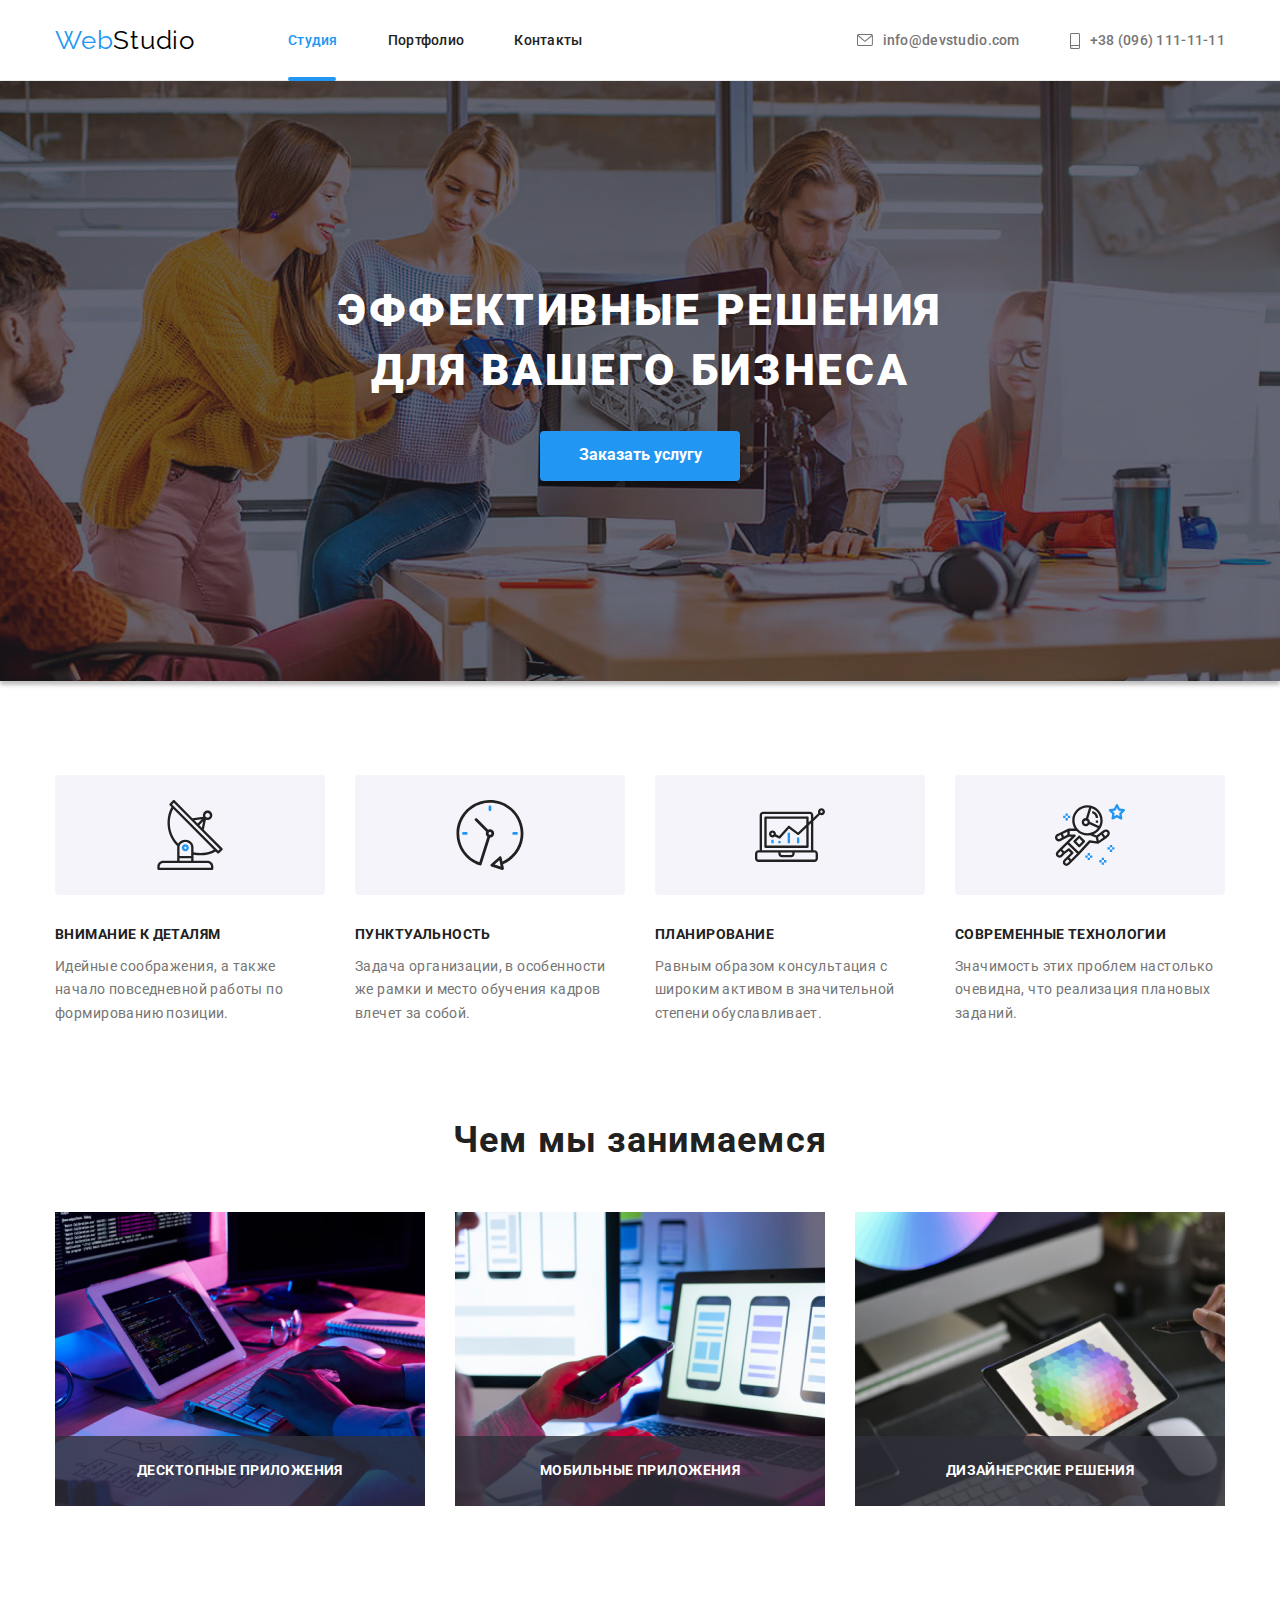
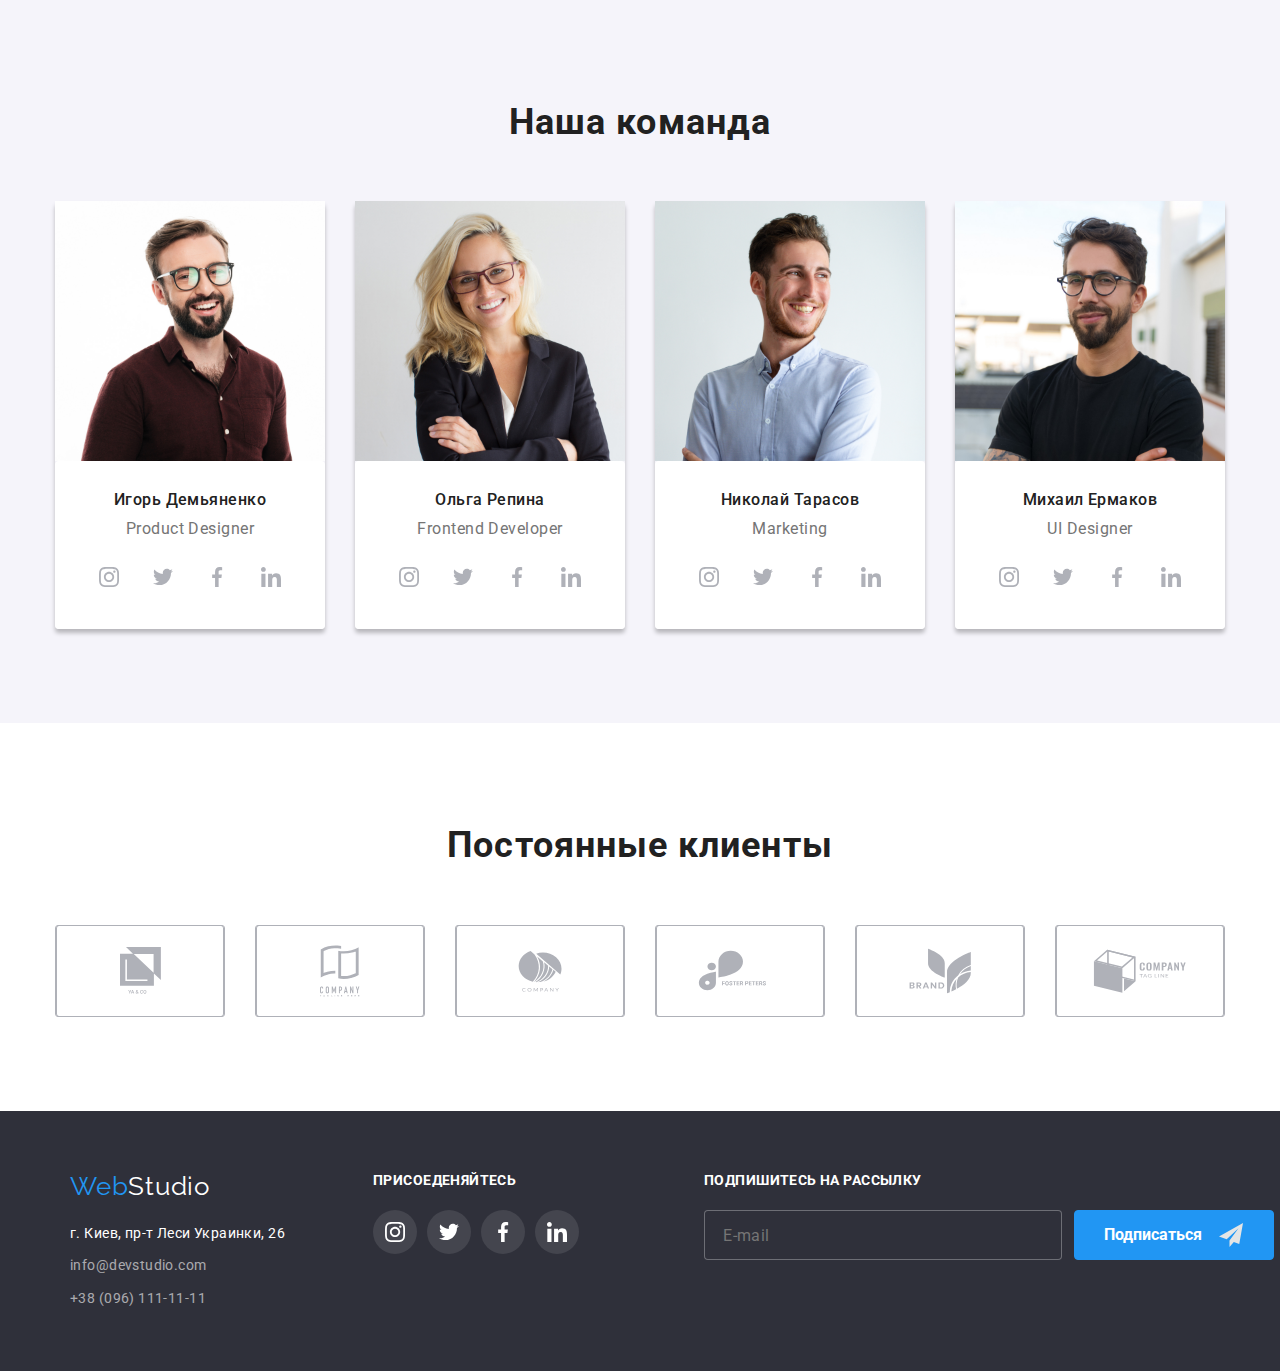
<file: index.html>
﻿<!DOCTYPE html>
<html lang="ru">
<head>
    <meta charset="UTF-8">
    <meta http-equiv="X-UA-Compatible" content="IE=edge">
    <meta name="viewport" content="width=device-width, initial-scale=1.0">
    <title>Web Studio</title >
    <link href="https://fonts.googleapis.com/css2?family=Raleway:wght@700&family=Roboto:wght@400;500;700;900&display=swap" rel="stylesheet">
    <link href="https://cdnjs.cloudflare.com/ajax/libs/modern-normalize/1.1.0/modern-normalize.min.css" rel="stylesheet">
    
    <link rel="stylesheet" href="css/styles.css">
</head>
<body> 
    <header class="header" >
        <div class="container_header" >
            
                                <!--navigation -->
        <nav class="navigation">
                <a href="index.html" class="logo"> <span class="logocolor">Web</span>Studio</a>
                <ul class="site-nav">
                    <li class="site-nav_li_stud" > <a href="index.html" class="link_stud">Студия</a>
                    </li>
                    <li class="site-nav_li"> <a href="portfolio.html" class="link">Портфолио</a></li>
                    <li class="site-nav_li"> <a href="" class="link">Контакты</a></li>
                </ul>
        
                                <!--mail,phone -->
                                <ul class="connections">
                                    <li class="connections_li_mail" >
                                        <a href="mailto:info@devstudio.com" class="connect" >
                                            <svg class="connections_li_mail_c"  width="16" height="12" >
                                                <use href="./images/symbol-defs.svg#icon-envelope-hover"></use>          
                                              </svg>
                                              info@devstudio.com</a></li>
                                    <li class="connections_li_mail">
                                        <a href="tel:+380961111111" class="connect">
                                            <svg class="connections_li_mail_c"  width="10" height="16" >
                                                <use href="./images/symbol-defs.svg#icon-smartphone"></use>          
                                              </svg>
                                            +38 (096) 111-11-11</a></li>
                                </ul>
        </nav>
</div>
    </header>
                                    <!--main -->
    <main >
                                <!--banner and button -->                   
            <section class="sec_bann" >
                <div class="container_sec_bann">
                    <h1 class="tagline">ЭФФЕКТИВНЫЕ РЕШЕНИЯ<br> ДЛЯ ВАШЕГО БИЗНЕСА </h1>
                <div class="tagline_but" >
                    <button type="button" class="but_order" data-modal-open>Заказать услугу</button>
                 </div>
                </div>
                                     <!--modal --> 
                <div class="backdrop is_hidden" data-modal>
                    <div class="modal_win"> 
                        <p class="modal_win_h2" >Оставьте свои данные, мы вам перезвоним</p>
                            <form class="modal_win_form" >        
                                <label class="modal_win_form_labl" > Имя 
                                    <input type="text" name="name" class="modal_win_form_inp" required >    
                                    <svg  class="modal_win_form_inp_spa" >
                                        <use href="./images/symbol-defs.svg#icon-person-black-18dp-1"></use>          
                                      </svg>                    
                                </label> 
                                    <label class="modal_win_form_labl"> Телефон
                                        <input type="tel" name="tel" class="modal_win_form_inp" pattern="[0-9]{10}" title="0670000000" required >
                                        <svg  class="modal_win_form_inp_spa" >
                                            <use href="./images/symbol-defs.svg#icon-phone-black-18dp-1"></use>          
                                          </svg>
                                    </label>
                                    <label class="modal_win_form_labl"> Почта
                                        <input type="email"  name="mail" class="modal_win_form_inp" required >
                                        <svg  class="modal_win_form_inp_spa" >
                                            <use href="./images/symbol-defs.svg#icon-email-black-18dp-1"></use>          
                                          </svg>
                                        </label>
                                        <label class="modal_win_form_labl"> Комментарий 
                                            <textarea name="comment" class="modal_win_form_com" placeholder="Введите текст" ></textarea>
                                        </label>
                                <input type="checkbox" name="checkbox" class="modal_win_form_checkbox" id="form_check_box" required >
                                <label for="form_check_box" class="modal_win_form_check"> <span class="modal_win_form_check_text" > Соглашаюсь с рассылкой и принимаю &nbsp;</span><a href="">Условия договора</a></label>
                         <button type="submit" class="modal_win_submit" >Отправить </button>
                        </form>
                                     <button type="button" class="modal_close" data-modal-close>
                                    <svg width="30" height="30" >
                                     <use href="./images/symbol-defs.svg#icon-close-black-18dp-2-1"></use>          
                                 </svg>  
                            </button>
                         </div>
                         
                </div>
            </section>
        
                                <!--advantages -->                       
        <section class="section_advant" >
            <div class="container"> 
              <ul class="lis_advant" >
                <li class="lis_advant_li">
                    <div class="lis_advant_li_antenna" >
                        <svg  width="70" height="70" >
                        <use href="./images/symbol-defs1.svg#icon-antenna-1"></use>          
                      </svg> </div>
                    <h3 class="head_advantage" > ВНИМАНИЕ К ДЕТАЛЯМ</h3>
                    <p class="advantage" >Идейные соображения, а также начало повседневной работы по формированию позиции.</p>
                </li>
                <li class="lis_advant_li">
                    <div class="lis_advant_li_antenna" >
                        <svg  width="70" height="70" >
                        <use href="./images/symbol-defs1.svg#icon-clock-1"></use>          
                      </svg> </div>
                    <h3 class="head_advantage">ПУНКТУАЛЬНОСТЬ</h3>
                    <p class="advantage" >Задача организации, в особенности же рамки и место обучения кадров влечет за собой.</p>
                </li>
                <li class="lis_advant_li">
                    <div class="lis_advant_li_antenna" >
                        <svg  width="70" height="70" >
                        <use href="./images/symbol-defs1.svg#icon-diagram-1"></use>          
                      </svg> </div>
                    <h3 class="head_advantage">ПЛАНИРОВАНИЕ</h3>
                    <p class="advantage">Равным образом консультация с широким активом в значительной степени обуславливает.</p>
                </li>
                <li class="lis_advant_li">
                    <div class="lis_advant_li_antenna" >
                        <svg  width="70" height="70" >
                        <use href="./images/symbol-defs1.svg#icon-astronaut-1"></use>          
                      </svg> </div>
                    <h3 class="head_advantage">СОВРЕМЕННЫЕ ТЕХНОЛОГИИ</h3>
                    <p class="advantage">Значимость этих проблем настолько очевидна, что реализация плановых заданий.</p>
                </li>
              </ul>
            </div>
         </section>
        
                                <!--What are we doing -->
            <section class="what_are_we_doing" >
                <div class="container">
                   <h2 class="we_doing" >Чем мы занимаемся</h2>
                     <ul class="lis">
                        <li class="we_doing_li" > <img src="./images/box1.jpg" alt="человек печатает на клавиатуре" width="370">
                                <h3 class="we_doing_li_signat" > ДЕСКТОПНЫЕ ПРИЛОЖЕНИЯ </h3>
                        </li>
                        <li class="we_doing_li"> <img src="./images/box2.jpg" alt="человек возле компьютера с телефоном" width="370">
                                <h3 class="we_doing_li_signat" > МОБИЛЬНЫЕ ПРИЛОЖЕНИЯ </h3>
                        </li>
                        <li class="we_doing_li"> <img src="./images/box3.jpg" alt="человек с планшетом в руках" width="370">
                                <h3 class="we_doing_li_signat" > ДИЗАЙНЕРСКИЕ РЕШЕНИЯ </h3>
                        </li>
                    </ul>
                </div>
             </section>
                                    <!--our team -->
            <section class="our_team_sec" >
                <div class="container">
                  <h2 class="our_team_head" >Наша команда</h2>
                    <ul class="lis" >
                    <li class="our_team_li" > 
                        <img src="./images/team-card-1.jpg" alt="мужчина в очках и бордовой рубашке" width="270">
                        <div class="our_team_names_descrip" >
                        <h3 class="our_team_names" >Игорь Демьяненко</h3>
                        <p class="our_team_descrip">Product Designer</p>
                            <ul class="our_team_social_net">
                                <li class="instgr" > <a href="https://www.instagram.com/" class="inst">
                                    <svg width="20" height="20" >
                                        <use href="./images/symbol-defs.svg#icon-instagram-2"></use>          
                                       </svg>
                                </a> </li>
                                <li class="twitr" > <a href="https://twitter.com/" class="twit">
                                    <svg width="20" height="20" >
                                        <use href="./images/symbol-defs.svg#icon-twitter-1"></use>          
                                       </svg></a> </li>
                                <li class="facebo" > <a href="https://www.facebook.com/" class="face">
                                    <svg width="20" height="20" >
                                        <use href="./images/symbol-defs.svg#icon-facebook-1"></use>          
                                       </svg></a> </li>
                                <li class="linind" > <a href="https://www.linkedin.com/" class="linin">
                                    <svg width="20" height="20" >
                                        <use href="./images/symbol-defs.svg#icon-linkedin-1"></use>          
                                       </svg></a> </li>
                            </ul >
                        </div >
                    </li>
                    <li class="our_team_li">
                        <img src="./images/team-card-2.jpg" alt="женщина в черном пиджаке" width="270">
                        <div class="our_team_names_descrip" >
                            <h3 class="our_team_names">Ольга Репина</h3>  
                            <p class="our_team_descrip" >Frontend Developer</p>
                            <ul class="our_team_social_net">
                                <li class="instgr" > <a href="https://www.instagram.com/" class="inst">
                                    <svg width="20" height="20" >
                                        <use href="./images/symbol-defs.svg#icon-instagram-2"></use>          
                                       </svg>
                                </a> </li>
                                <li class="twitr" > <a href="https://twitter.com/" class="twit">
                                    <svg width="20" height="20" >
                                        <use href="./images/symbol-defs.svg#icon-twitter-1"></use>          
                                       </svg></a> </li>
                                <li class="facebo" > <a href="https://www.facebook.com/" class="face">
                                    <svg width="20" height="20" >
                                        <use href="./images/symbol-defs.svg#icon-facebook-1"></use>          
                                       </svg></a> </li>
                                <li class="linind" > <a href="https://www.linkedin.com/" class="linin">
                                    <svg width="20" height="20" >
                                        <use href="./images/symbol-defs.svg#icon-linkedin-1"></use>          
                                       </svg></a> </li>
                            </ul >
                       </div>
                    </li>
                    <li class="our_team_li">
                        <img src="./images/team-card-3.jpg" alt="мужчина в голубой рубашке" width="270">
                        <div class="our_team_names_descrip" >
                            <h3 class="our_team_names">Николай Тарасов</h3> 
                             <p class="our_team_descrip" >Marketing</p>
                             <ul class="our_team_social_net">
                                <li class="instgr" > <a href="https://www.instagram.com/" class="inst">
                                    <svg width="20" height="20" >
                                        <use href="./images/symbol-defs.svg#icon-instagram-2"></use>          
                                       </svg>
                                </a> </li>
                                <li class="twitr" > <a href="https://twitter.com/" class="twit">
                                    <svg width="20" height="20" >
                                        <use href="./images/symbol-defs.svg#icon-twitter-1"></use>          
                                       </svg></a> </li>
                                <li class="facebo" > <a href="https://www.facebook.com/" class="face">
                                    <svg width="20" height="20" >
                                        <use href="./images/symbol-defs.svg#icon-facebook-1"></use>          
                                       </svg></a> </li>
                                <li class="linind" > <a href="https://www.linkedin.com/" class="linin">
                                    <svg width="20" height="20" >
                                        <use href="./images/symbol-defs.svg#icon-linkedin-1"></use>          
                                       </svg></a> </li>
                            </ul >
                        </div>
                    </li>
                    <li class="our_team_li">
                        <img src="./images/team-card-4.jpg" alt="мужчина в очках и черной футболке" width="270">
                        <div class="our_team_names_descrip" >
                            <h3 class="our_team_names">Михаил Ермаков</h3> 
                            <p class="our_team_descrip">UI Designer</p>
                            <ul class="our_team_social_net">
                                <li class="instgr" > <a href="https://www.instagram.com/" class="inst">
                                    <svg width="20" height="20" >
                                        <use href="./images/symbol-defs.svg#icon-instagram-2"></use>          
                                       </svg>
                                </a> </li>
                                <li class="twitr" > <a href="https://twitter.com/" class="twit">
                                    <svg width="20" height="20" >
                                        <use href="./images/symbol-defs.svg#icon-twitter-1"></use>          
                                       </svg></a> </li>
                                <li class="facebo" > <a href="https://www.facebook.com/" class="face">
                                    <svg width="20" height="20" >
                                        <use href="./images/symbol-defs.svg#icon-facebook-1"></use>          
                                       </svg></a> </li>
                                <li class="linind" > <a href="https://www.linkedin.com/" class="linin">
                                    <svg width="20" height="20" >
                                        <use href="./images/symbol-defs.svg#icon-linkedin-1"></use>          
                                       </svg></a> </li>
                            </ul >
                        </div>
                    </li>
                    </ul>
                </div>
        </section>
                                <!--regular clients -->
        <section class="regular_cli" >
            <div class="container">
                <h2 class="our_team_head" >Постоянные клиенты</h2>
                <ul class="our_regular_cli" >
                    <li class="our_regular_cli_li_LogoYa" > <a href="" class="our_regular_cli_li_LogoYa"> 
                        <svg class="LogoYa" width="41" height="47" >
                          <use href="./images/symbol-defs.svg#icon-LogoYa"></use>          
                        </svg>
                    </a>
                    </li>
                    <li class="our_regular_cli_li_LogoYa"> <a href="" class="our_regular_cli_li_LogoYa">
                        <svg class="LogoCompany" width="40" height="52" >
                            <use href="./images/symbol-defs.svg#icon-LogoCompany"></use>          
                          </svg>
                        </a>
                    </li>
                    <li class="our_regular_cli_li_LogoYa"> <a href="" class="our_regular_cli_li_LogoYa">
                        <svg class="LogoCompany1" width="44" height="42" >
                            <use href="./images/symbol-defs.svg#icon-LogoCompany1"></use>          
                          </svg>
                        </a>
                    </li>
                    <li class="our_regular_cli_li_LogoYa"> <a href="" class="our_regular_cli_li_LogoYa">
                        <svg class="LogoFoster" width="85" height="41" >
                            <use href="./images/symbol-defs.svg#icon-LogoFoster"></use>          
                          </svg>
                        </a>
                    </li>
                    <li class="our_regular_cli_li_LogoYa"> <a href="" class="our_regular_cli_li_LogoYa" >
                        <svg class="LogoBrand" width="63" height="46" >
                            <use href="./images/symbol-defs.svg#icon-LogoBrand"></use>          
                          </svg>
                        </a>
                    </li>
                    <li class="our_regular_cli_li_LogoYa"> <a href="" class="our_regular_cli_li_LogoYa">
                        <svg class="LogoTAG" width="94" height="44" >
                            <use href="./images/symbol-defs.svg#icon-LogoTAG"></use>          
                          </svg>
                        </a>
                    </li>
                </ul>
            </div>
        </section>
</main>
                                <!--basement -->
        <footer class="footer" >
            <div class="container">
                <div class="container_foot">
                <div class="footer_elem" >
                <div class="footer_logo" >
                    <a href="index.html" class="logo"> <span class="logocolor">Web</span><span class="logocolor_white">Studio </span></a>
                </div>
            <address class="addres" >
                г. Киев, пр-т Леси Украинки, 26
            </address>
                <ul class="connect_foot_lis" >
                    <li class="foot_lis"><a href="mailto:info@devstudio.com" class="connect_foot" >info@devstudio.com</a></li>
                    <li class="foot_lis"><a href="tel:+380961111111" class="connect_foot" >+38 (096) 111-11-11</a></li>
                </ul>
            </div>
            <div class="footer_logo_soc" >
                <h3 class="footer_headi" > ПРИСОЕДЕНЯЙТЕСЬ</h3>
                <ul class="footer_social_net">
                    <li class="instgr_footer" > <a href="https://www.instagram.com/" class="inst_footer">
                        <svg width="20" height="20" >
                            <use href="./images/symbol-defs.svg#icon-instagram-2"></use>          
                           </svg>
                    </a> </li>
                    <li class="twitr_footer" > <a href="https://twitter.com/" class="twit_footer">
                        <svg width="20" height="20" >
                            <use href="./images/symbol-defs.svg#icon-twitter-1"></use>          
                           </svg></a> </li>
                    <li class="facebo_footer" > <a href="https://www.facebook.com/" class="face_footer">
                        <svg width="20" height="20" >
                            <use href="./images/symbol-defs.svg#icon-facebook-1"></use>          
                           </svg></a> </li>
                    <li class="linind_footer" > <a href="https://www.linkedin.com/" class="linin_footer">
                        <svg width="20" height="20" >
                            <use href="./images/symbol-defs.svg#icon-linkedin-1"></use>          
                           </svg></a> </li>
                </ul >
            </div>
            <div class="footer_send">
                <h3 class="footer_headi" > ПОДПИШИТЕСЬ НА РАССЫЛКУ</h3>
                <ul class="footer_send_form" >
                    <li>
                    <input type="email" class="footer_send_form_mail" name="mail-foot" id="mail" placeholder="E-mail" >
                    <label for="mail"></label></li>
                    <li> 
                        <div class="label_1" >
                        <button type="submit" class="mail_footer_send" > Подписаться </button>
                        <svg class="label_2" width="24" height="24" >
                            <use href="./images/symbol-defs.svg#icon-icon-send"></use>   
                       </div>
                    </li>
                </ul>
            </div>
        </div>
    </div>
        </footer>
        <script src="./js/modal.js"></script>
</body>
</html>
</file>
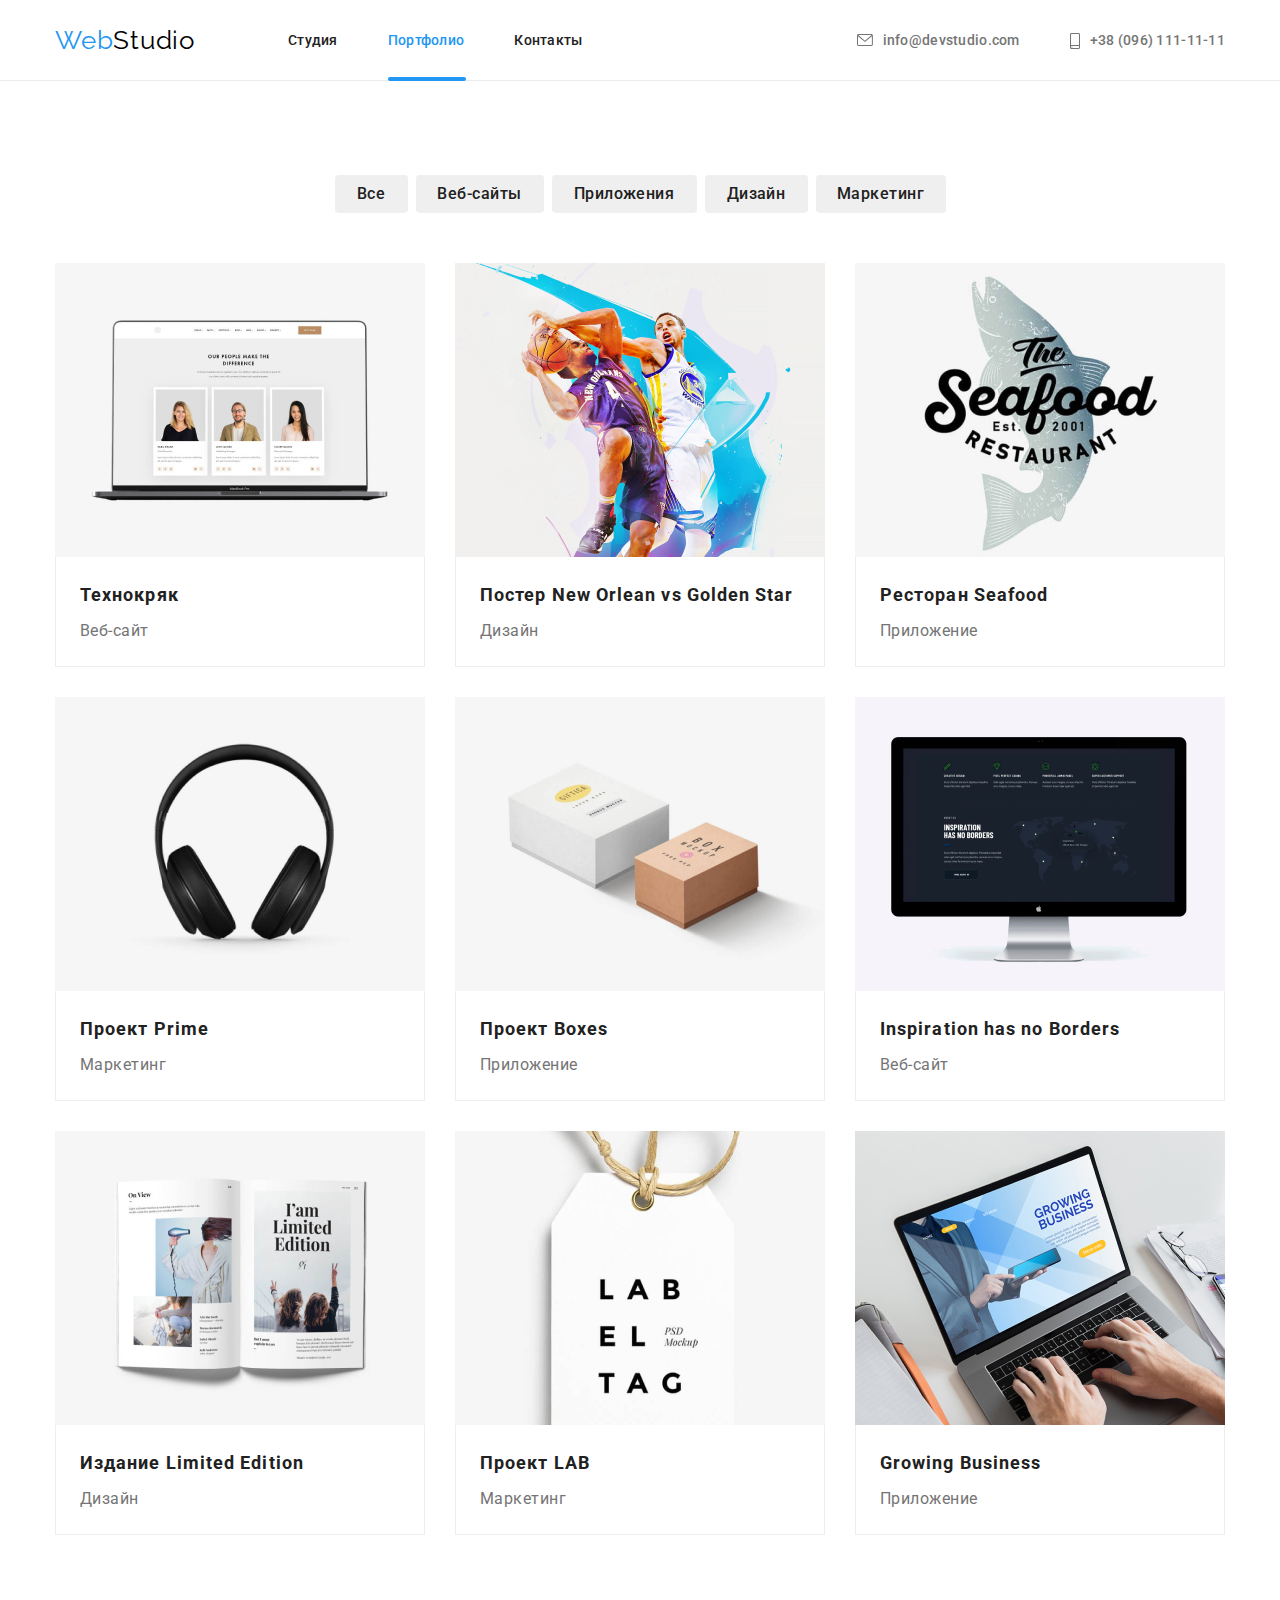
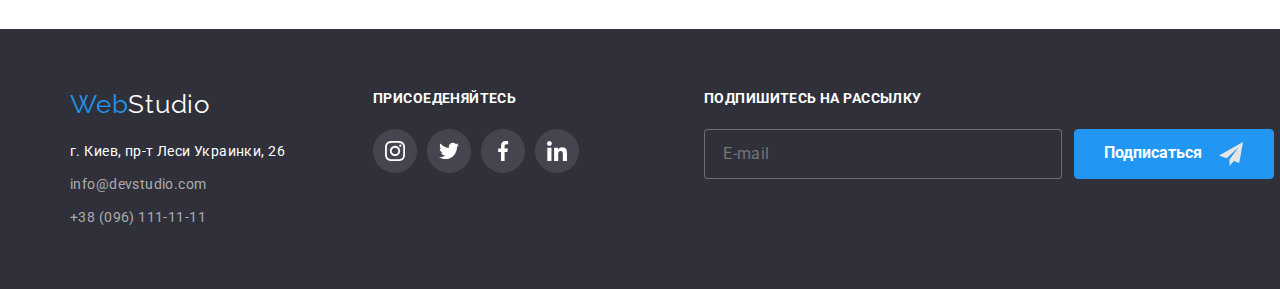
<file: portfolio.html>
﻿<!DOCTYPE html>
<html lang="ru">
<head>
    <meta charset="UTF-8">
    <meta http-equiv="X-UA-Compatible" content="IE=edge">
    <meta name="viewport" content="width=device-width, initial-scale=1.0">
    <title>portfolio</title >
    <link href="https://fonts.googleapis.com/css2?family=Raleway:wght@700&family=Roboto:wght@400;500;700;900&display=swap" rel="stylesheet">
    <link href="https://cdnjs.cloudflare.com/ajax/libs/modern-normalize/1.1.0/modern-normalize.min.css" rel="stylesheet">
    
    <link rel="stylesheet" href="css/styles.css">
</head>
<body>
    <header class="header" >
        <div class="container_header" >
            
                                <!--navigation -->
        <nav class="navigation">
                <a href="index.html" class="logo"> <span class="logocolor">Web</span>Studio</a>
                <ul class="site-nav">
                    <li class="site-nav_li" > <a href="index.html" class="link">Студия</a></li>
                    <li class="site-nav_li_portfol"> <a href="portfolio.html" class="link_stud">Портфолио</a></li>
                    <li class="site-nav_li"> <a href="" class="link">Контакты</a></li>
                </ul>
        
                                <!--mail,phone -->
            <ul class="connections">
                <li class="connections_li_mail" >
                    <a href="mailto:info@devstudio.com" class="connect" >
                        <svg class="connections_li_mail_c"  width="16" height="12" >
                            <use href="./images/symbol-defs.svg#icon-envelope-hover"></use>          
                          </svg>
                          info@devstudio.com</a></li>
                <li class="connections_li_mail">
                    <a href="tel:+380961111111" class="connect">
                        <svg class="connections_li_mail_c"  width="10" height="16" >
                            <use href="./images/symbol-defs.svg#icon-smartphone"></use>          
                          </svg>
                        +38 (096) 111-11-11</a></li>
            </ul>
        </nav>
</div>
    </header>
                                    <!--main -->
    <main>
                                <!--list of works -->
            <section class="list_of_works" >
                <div class="container" >
                <ul class="lis_buttons" >
                    <li><button type="button" class="lis_buttons_each">Все</button></li>
                    <li><button type="button" class="lis_buttons_each_sites">Веб-сайты</button></li>
                    <li><button type="button" class="lis_buttons_each_apps">Приложения</button></li>
                    <li><button type="button" class="lis_buttons_each_design">Дизайн</button></li>
                    <li><button type="button" class="lis_buttons_each_market">Маркетинг</button></li>
                </ul>
                <ul class="lis_of_works">
                    <li class="lis_of_work_li" >
                        <a href="" class="work_li_ref" ></a>
                            <div class="lis_of_work_li_img">
                                <img class="work_li_img" src="./images/portfolio-img1.jpg" alt="открытый ноутбук с изображением людей" width="370">
                                <p class="lis_of_work_text" >Технокряк это современная площадка распространения коронавируса. Компании используют эту платформу для цифрового шпионажа и атак на защищённые сервера конкурентов.</p>
                        </div>
                       <div class="list_of_works_class" > 
                        <h2 class="list_of_wor_names" >Технокряк</h2>
                        <p class="list_of_wor_names_descrip">Веб-сайт</p>
                    </div>
                    </li>
                    <li class="lis_of_work_li">
                        <a href="" class="work_li_ref" ></a>
                        <div class="lis_of_work_li_img">
                        <img src="./images/portfolio-img2.jpg" alt="баскетболисты в прыжке с мячом" width="370">
                        <p class="lis_of_work_text" >Технокряк это современная площадка распространения коронавируса. Компании используют эту платформу для цифрового шпионажа и атак на защищённые сервера конкурентов.</p>
                    </div>
                        <div class="list_of_works_class" >
                             <h2 class="list_of_wor_names">Постер New Orlean vs Golden Star</h2> 
                            <p class="list_of_wor_names_descrip">Дизайн</p>
                    </div>
                    </li>
                    <li class="lis_of_work_li">
                        <a href="" class="work_li_ref" ></a>
                        <div class="lis_of_work_li_img">
                        <img src="./images/portfolio-img3.jpg" alt="логотип ресторана Seafood" width="370">
                        <p class="lis_of_work_text" >Технокряк это современная площадка распространения коронавируса. Компании используют эту платформу для цифрового шпионажа и атак на защищённые сервера конкурентов.</p>
                        </div>
                        <div class="list_of_works_class" >
                            <h2 class="list_of_wor_names">Ресторан Seafood</h2> 
                            <p class="list_of_wor_names_descrip">Приложение</p>
                    </div>
                    </li>
                    <li class="lis_of_work_li">
                        <a href="" class="work_li_ref" ></a>
                        <div class="lis_of_work_li_img">
                        <img src="./images/portfolio-img4.jpg" alt="накладные наушники" width="370">
                        <p class="lis_of_work_text" >Технокряк это современная площадка распространения коронавируса. Компании используют эту платформу для цифрового шпионажа и атак на защищённые сервера конкурентов.</p>
                       </div>
                        <div class="list_of_works_class" >
                            <h2 class="list_of_wor_names">Проект Prime</h2>
                            <p class="list_of_wor_names_descrip">Маркетинг</p>
                    </div>
                    </li>
                    <li class="lis_of_work_li">
                        <a href="" class="work_li_ref" ></a>
                        <div class="lis_of_work_li_img">
                        <img src="./images/portfolio-img5.jpg" alt="нарисованные коробки с надписями" width="370">
                        <p class="lis_of_work_text" >Технокряк это современная площадка распространения коронавируса. Компании используют эту платформу для цифрового шпионажа и атак на защищённые сервера конкурентов.</p>
                       </div>
                        <div class="list_of_works_class" >
                            <h2 class="list_of_wor_names">Проект Boxes</h2> 
                            <p class="list_of_wor_names_descrip">Приложение</p>
                    </div>
                    </li>
                    <li class="lis_of_work_li">
                        <a href="" class="work_li_ref" ></a>
                        <div class="lis_of_work_li_img">
                        <img src="./images/portfolio-img6.jpg" alt="монитор с изображением материков и статей" width="370">
                        <p class="lis_of_work_text" >Технокряк это современная площадка распространения коронавируса. Компании используют эту платформу для цифрового шпионажа и атак на защищённые сервера конкурентов.</p>
                        </div>
                        <div class="list_of_works_class" >
                            <h2 class="list_of_wor_names">Inspiration has no Borders</h2> 
                            <p class="list_of_wor_names_descrip">Веб-сайт</p>
                    </div>
                    </li>
                    <li class="lis_of_work_li">
                        <a href="" class="work_li_ref" ></a>
                        <div class="lis_of_work_li_img">
                        <img src="./images/portfolio-img7.jpg" alt="раскрытая книга со статьями и фото" width="370">
                        <p class="lis_of_work_text" >Технокряк это современная площадка распространения коронавируса. Компании используют эту платформу для цифрового шпионажа и атак на защищённые сервера конкурентов.</p>   
                    </div> 
                        <div class="list_of_works_class" >
                            <h2 class="list_of_wor_names">Издание Limited Edition</h2> 
                            <p class="list_of_wor_names_descrip">Дизайн</p>
                    </div>
                    </li>
                    <li class="lis_of_work_li">
                        <a href="" class="work_li_ref" ></a>
                        <div class="lis_of_work_li_img">
                        <img src="./images/portfolio-img8.jpg" alt="бейдж на веревке в надписями" width="370">
                        <p class="lis_of_work_text" >Технокряк это современная площадка распространения коронавируса. Компании используют эту платформу для цифрового шпионажа и атак на защищённые сервера конкурентов.</p>   
                    </div>
                        <div class="list_of_works_class" >
                             <h2 class="list_of_wor_names">Проект LAB</h2> 
                            <p class="list_of_wor_names_descrip">Маркетинг</p>
                    </div>
                    </li>
                    <li class="lis_of_work_li">
                        <a href="" class="work_li_ref" ></a>
                        <div class="lis_of_work_li_img">
                        <img src="./images/portfolio-img9.jpg" alt="человек печатает на ноутбуке" width="370">
                        <p class="lis_of_work_text" >Технокряк это современная площадка распространения коронавируса. Компании используют эту платформу для цифрового шпионажа и атак на защищённые сервера конкурентов.</p>
                    </div>
                        <div class="list_of_works_class" >
                            <h2 class="list_of_wor_names" >Growing Business</h2> 
                            <p class="list_of_wor_names_descrip">Приложение</p>
                       </div>
                    </li>
                    </ul>
                </div>
        </section>
</main>
                                <!--basement -->
         <footer class="footer" >
                     <div class="container">
                        <div class="container_foot">
                            <div class="footer_elem" >
                                 <div class="footer_logo" >
                                    <a href="index.html" class="logo"> <span class="logocolor">Web</span><span class="logocolor_white">Studio </span></a>
                                        </div>
                                    <address class="addres" >
                                        г. Киев, пр-т Леси Украинки, 26
                                    </address>
                                        <ul class="connect_foot_lis" >
                                            <li class="foot_lis"><a href="mailto:info@devstudio.com" class="connect_foot" >info@devstudio.com</a></li>
                                            <li class="foot_lis"><a href="tel:+380961111111" class="connect_foot" >+38 (096) 111-11-11</a></li>
                                        </ul>
                                    </div>
                                    <div class="footer_logo_soc" >
                                        <h3 class="footer_headi" > ПРИСОЕДЕНЯЙТЕСЬ</h3>
                                        <ul class="footer_social_net">
                                            <li class="instgr_footer" > <a href="https://www.instagram.com/" class="inst_footer">
                                                <svg width="20" height="20" >
                                                    <use href="./images/symbol-defs.svg#icon-instagram-2"></use>          
                                                   </svg>
                                            </a> </li>
                                            <li class="twitr_footer" > <a href="https://twitter.com/" class="twit_footer">
                                                <svg width="20" height="20" >
                                                    <use href="./images/symbol-defs.svg#icon-twitter-1"></use>          
                                                   </svg></a> </li>
                                            <li class="facebo_footer" > <a href="https://www.facebook.com/" class="face_footer">
                                                <svg width="20" height="20" >
                                                    <use href="./images/symbol-defs.svg#icon-facebook-1"></use>          
                                                   </svg></a> </li>
                                            <li class="linind_footer" > <a href="https://www.linkedin.com/" class="linin_footer">
                                                <svg width="20" height="20" >
                                                    <use href="./images/symbol-defs.svg#icon-linkedin-1"></use>          
                                                </svg></a> </li>
                                            </ul >
                                        </div>
                                        <div class="footer_send">
                                            <h3 class="footer_headi" > ПОДПИШИТЕСЬ НА РАССЫЛКУ</h3>
                                            <ul class="footer_send_form" >
                                                <li>
                                                <input type="email" class="footer_send_form_mail" name="mail-foot" id="mail" placeholder="E-mail" >
                                                <label for="mail"></label></li>
                                                <li> 
                                                    <div class="label_1" >
                                                    <button type="submit" class="mail_footer_send" > Подписаться </button>
                                                    <svg class="label_2" width="24" height="24" >
                                                        <use href="./images/symbol-defs.svg#icon-icon-send"></use>   
                                                   </div>
                                                </li>
                                            </ul>
                                        </div>
                                    </div>
                                </div>
                                    </footer>
</body>
</html>
</file>
<file: css/styles.css>
﻿:root {
  --primary-text-color: #212121;
  --head-text-color: #000000;
  --subsidiary-color: #2196F3;
  --primary-white-color: #E5E5E5;
  --lower-text-color: #757575;
  --tagline-text-color: #fff;
  --contacts-color: rgba(255, 255, 255, 0.6);
}

body {
   color: var(--primary-text-color);
   font-family: 'Roboto', sans-serif;
  
}

img { 
   display: block; 
}

/* конт */

.container {
  width: 1200px;
  margin-left: auto;
  margin-right: auto;
  padding-left: 15px;
  padding-right: 15px;
}
.container_foot{
  width: 1200px;
  margin-left: auto;
  margin-right: auto;
  padding-left: 15px;
  padding-right: 15px;
  display: inline-flex;
}
.main {
  position: relative;
}


/* логотип */
.logo {
  color: var(--head-text-color);
  font-family: Raleway, sans-serif;
  font-size: 26px;
  line-height: 1.19;
  letter-spacing: 0.03em;
  text-decoration: none;
  margin-left: 0px;
  margin-right: 93px;
}

.container_header{
  padding-top: 25px;
  padding-bottom: 25px;
  width: 1200px;
  height: 80px;
  margin-left: auto;
  margin-right: auto;
  padding-left: 15px;
  padding-right: 15px;

}
.header {
  border-bottom: 1px solid #ECECEC;
}


.logocolor {
  color: var(--subsidiary-color);
}
.logocolor_white {
  color: var(--tagline-text-color);
}
.footer_logo{
  
  margin-bottom: 20px;
}

.footer {
  
  padding-top: 60px;
  padding-bottom: 60px;
  background-color: #2F303A;
  margin-left: auto;
  margin-right: auto;
}

/* navigation */

.site-nav {
  height: 16px;
  width: 294px;
  display: flex;
  font-weight: 500;
  font-size: 14px;
  line-height: 1.14;
  letter-spacing: 0.02em;
  list-style:none;
  color: var(--primary-text-color);
  padding: 0px;
  margin-bottom: 0px;
  margin-top: 0px;
}
.link_stud {
  text-decoration: none;
  font-weight: 500;
  font-size: 14px;
  line-height: 1.14;
  letter-spacing: 0.02em;
  color: var(--subsidiary-color);
  transition-property: color;
  transition-duration: 250ms;
  transition-timing-function: cubic-bezier(0.4, 0, 0.2, 1);
}


.link_stud:hover,
.link_stud:focus {

  color: var(--subsidiary-color);
}

.site-nav_li_stud::after {
 content: '';
  display: inline-flex;
  position: absolute;
  background-color: #2196F3;
  width: 48px;
  height: 4px;
  border-radius: 4px;
  bottom: -32.5px;
  margin: 0;
  left: 0;
  
  
}
.site-nav_li_portfol {
  margin-right: 50px;
  position: relative;
}

.site-nav_li_portfol::after {
  content: '';
   display: inline-flex;
   position: absolute;
   background-color: #2196F3;
   width: 78px;
   height: 4px;
   border-radius: 4px;
   bottom: -32.5px;
   margin: 0;
   left: 0;
   
 }




.link{
  display: block;
  text-decoration: none;
  font-weight: 500;
  font-size: 14px;
  line-height: 1.14;
  letter-spacing: 0.02em;
  color: var(--primary-text-color);
  transition-property: color;
  transition-duration: 250ms;
  transition-timing-function: cubic-bezier(0.4, 0, 0.2, 1);

}
.site-nav_li {
  margin-right: 50px;
  padding: 0;
  
}

.site-nav_li_stud {
  margin-right: 50px;
  position: relative;
}




.site-nav_li:last-child {
  margin-right: 0px;
}

.link:hover,
.link:focus {

  color: var(--subsidiary-color);
}

.navigation {
  display: flex;
  align-items: center;
  height: 31px;
}
/* mail,phone */

.connections{
  display: flex;
    font-weight: 500;
    font-size: 14px;
    line-height: 1.14;
    letter-spacing: 0.02em;
    color: var(--primary-text-color);
    list-style:none;
    margin-left: auto;
    margin-bottom: 0;
    margin-top: 0px;
    padding: 0px;
    justify-content: flex-start;
}
.connect{
  color: var(--lower-text-color);
  text-decoration: none;
  display: inline-flex;
  padding: 0;
  align-items:center;
  transition-property: color;
  transition-duration: 250ms;
  transition-timing-function: cubic-bezier(0.4, 0, 0.2, 1);
  
}
.connect:hover,
.connect:focus {
  color: var(--subsidiary-color);
    fill: var(--subsidiary-color);
}



.connections_li {
margin-left: 50px;
}
.connections_li_mail {
  margin-left: 50px;
  display: inline-flex;
  align-items:center;
  cursor: pointer;
  fill:var(--lower-text-color);
  color:var(--lower-text-color);
  text-decoration: none;
  justify-content: flex-end;
  padding: 0;
  }
  .connections_li_mail_c{
    display: inline-flex;
    align-items: flex-start;
    margin-right: 10px;
  }







                                /* banner and button */

.container_sec_bann {
  width: 1200px;
  margin-left: auto;
  margin-right: auto;
  padding-left: 15px;
  padding-right: 15px;
  z-index: 12;
  

}

.sec_bann {
  background-image:linear-gradient(
    to top,
    rgba(47, 48, 58, 0.4),
    rgba(47, 48, 58, 0.4)
  ), 
  url('../images/img-back.jpg');
  background-color: #C4C4C4;
  max-width: 1600px;
  background-size: cover;
  background-repeat:no-repeat;
  background-position: center;
 height: 600px;
 padding-top: 200px;
 padding-bottom: 200px;
 margin-left: auto;
 margin-right: auto;
 box-shadow: 0px 4px 4px 0px #00000040;
}

.tagline{
color: var(--tagline-text-color);
font-weight: 900;
font-size: 44px;
line-height: 1.36;
letter-spacing: 0.06em;
margin-top: 0px;
margin-bottom: 30px;
display: block;
text-align: center;
}

.but_order{
  color: var(--tagline-text-color);
  background-color: var(--subsidiary-color);
  font-weight: 700;
  font-size: 16px;
  line-height: 1.8;
  cursor: pointer;
  width: 200px;
  height:50px;
  border-radius: 4px;
  box-shadow: 0 4px 4px 0 rgba(0,0,0,0.15), 0 4px 4px 0 rgba(0,0,0,0.15);
  border: none;
  transition-property: color,background-color;
  transition-duration: 250ms;
  transition-timing-function: cubic-bezier(0.4, 0, 0.2, 1);
}

.but_order:hover,
.but_order:focus {
  color: var(--tagline-text-color);
  background-color: var(--subsidiary-color);
}

.tagline_but{
  text-align: center;
  justify-content:center;
}

.backdrop {
  position: fixed;
  top: 0;
  left: 0;
  background-color: rgba(0, 0, 0, 0.2);
  width: 100%;
  height: 100%;
  z-index: 13;
}

.backdrop.is_hidden {
  opacity: 0;
  pointer-events: none;
}

.backdrop.is_hidden .modal_win{
 transform: translate(-50%, -50%) scale(0.8);
}



.modal_win {
  position: absolute;
  width: 528px;
  min-height: 581px;
  background-color: rgba(255, 255, 255, 1);
  top: 50%;
  left: 50%;
 padding: 40px;
  border-radius: 4px;
  box-shadow: 0px 2px 1px 0px rgba(0, 0, 0, 0.2);
  transform: translate(-50%, -50%) scale(1);
  transition: transform 250ms cubic-bezier(0.4, 0, 0.2, 1);
  z-index: 12;
}

.modal_close {
display: flex;
position: absolute;
width: 30px;
height: 30px;
border-radius: 50%;
border: 1px solid rgba(0, 0, 0, 0.1);
top: 8px;
right: 8px;
align-items: center;
cursor: pointer;
background-color: #ffffff;
transition-property: ;
transition-duration: 250ms;
transition-timing-function: cubic-bezier(0.4, 0, 0.2, 1);
}

.modal_close:hover,
.modal_close:focus {
  fill: var(--subsidiary-color);
}

.modal_win_h2 {
font-weight: 700;
font-size: 20px;
line-height: 1.2;
letter-spacing: 0.03em;
color: #212121;
margin:0;
padding: 0px;

}

.modal_win_form {
margin-top: 12px;
}

.modal_win_form_labl{
margin-bottom: 10px;
position: relative;
display: block;
font-size: 12px;
line-height: 1.16;
letter-spacing: 0.01em;
color: #757575;
}

.modal_win_form_inp, .modal_win_form_com {
margin-top: 4px;
padding: 0px;
width: 100%;
height: 40px;
border-radius: 4px;
border: 1px solid rgba(33, 33, 33, 0.2);
padding-left: 42px;
outline: none;
cursor: pointer;
transition-duration: 250ms;
transition-timing-function: cubic-bezier(0.4, 0, 0.2, 1);
}
.modal_win_form_inp_spa{
  display: block;
  position: absolute;
  width: 18px;
  height: 18px;
  top: 50%;
  left: 12px;
  fill: #212121;
  cursor: pointer;
  transition-duration: 250ms;
  transition-timing-function: cubic-bezier(0.4, 0, 0.2, 1);
}
.modal_win_form_inp:focus, 
.modal_win_form_inp:hover  {
  border-color: var(--subsidiary-color);
  
}

.modal_win_form_inp:focus + svg, 
.modal_win_form_inp:hover + svg {
  fill: var(--subsidiary-color);
}



.modal_win_form_com {
 font-family: inherit;
 resize: none;
 width: 448px;
 height: 120px;
 padding: 12px 16px;
}
.modal_win_form_com::placeholder {
  color: rgba(117, 117, 117, 0.5);
}

.modal_win_form_com:focus, 
.modal_win_form_com:hover {
  border-color: var(--subsidiary-color);
}

.modal_win_form_check {
  font-size: 14px;
  line-height: 1.7;
  letter-spacing: 0.03em;
  color: #757575;
  display: flex;
  align-items: center;
  justify-content: center;
  margin-bottom: 30px;
  
}



.modal_win_form_check_text {
  margin-left: 7px;
  
}

.modal_win_form_check a {
  color: #2196F3;
  text-decoration: underline;
}
.modal_win_form_checkbox {
  position: absolute;
  width: 1px;
  height: 1px;
  margin: -1px;
  border: 0px;
  padding: 0px;
  clip: rect(0 0 0 0);
  overflow: hidden;
}

.modal_win_form_checkbox:checked + .modal_win_form_check::before {

background-image: url('../images/icon check.svg');
background-position: center;
background-repeat: no-repeat;
border-color: #2196F3;

}



.modal_win_form_check::before {
  content: '';
  width: 16px;
  height: 16px;
  border: 1.8px solid #212121;
  border-radius: 2px;
  
  transition-duration: 250ms;
  transition-timing-function: cubic-bezier(0.4, 0, 0.2, 1);
}

.modal_win_form_check:focus::before,
.modal_win_form_check:hover::before {
  border-color: #2196F3;
  cursor: pointer;
}

.modal_win_submit{
display: flex;
padding: 0;
margin: auto;
align-items: center;
justify-content: center;
width: 200px;
height: 50px;
border-radius: 4px ;
background-color:#2196F3;
outline: none;
font-weight: 700;
font-size: 16px;
line-height: 1.8;
letter-spacing: 0.06em;
color: #FFFFFF;
border: 1px solid #2196F3;
cursor: pointer;
transition-property: box-shadow;
  transition-duration: 250ms;
  transition-timing-function: cubic-bezier(0.4, 0, 0.2, 1);
}

.modal_win_submit:focus,
.modal_win_submit:hover {
  box-shadow: 0px 2px 1px 0px rgba(0, 0, 0, 0.2);
}


                                      /* advantages */

.head_advantage {
    font-weight: 700;
    font-size: 14px;
    line-height: 1.4;
    letter-spacing: 0.03em;
    color: var(--primary-text-color);
    margin-top: 0px;
    margin-bottom: 10px;
}

.advantage {
    font-size: 14px;
    line-height: 1.7;
    letter-spacing: 0.03em;
    color: var(--lower-text-color);
    margin: 0px;
}

/* What are we doing */
.our_team_head {

      font-weight: 700;
      font-size: 36px;
      line-height: 1.6;
      letter-spacing: 0.03em;
      color: var(--primary-text-color);
      text-align: center;
      margin: 0px;
}
.what_are_we_doing{
  padding-bottom: 94px;
}



.we_doing{
  margin-bottom: 50px;
  margin-top: 0px;
  font-weight: 700;
  font-size: 36px;
  line-height: 1.16;
  letter-spacing: 0.03em;
  color: var(--primary-text-color);
  text-align: center;
}

.our_team_head{
  text-align: center;
  margin-bottom: 50px;
  padding: 0px;
  font-weight: 700;
  font-size: 36px;
  line-height: 1.6;
  letter-spacing: 0.03em;
  color: var(--primary-text-color);
}

.we_doing_li_signat {
position: absolute;
display: inline-flex;
align-items:center;
justify-content:center;
bottom: 0;
right: 0;
color: #ffffff;
background-color: rgba(47, 48, 58, 0.8);
width:  370px;
height: 70px;
padding: 0;
margin: 0;

font-weight: 700;
font-size: 14px;
line-height: 1.14;
letter-spacing: 0.03em;
}




/* our team */

.our_team_names {
font-weight: 500;
font-size: 16px;
line-height: 1.18;
letter-spacing: 0.03em;
color: var(--primary-text-color);
margin-bottom: 10px; 
margin-top: 0px;
}

.our_team_sec{
  
  padding-bottom: 94px;
  padding-top: 94px;
  background-color: #F5F4FA;
  margin-right: auto;
  margin-left: auto;
}

.our_team_names_descrip {
  background-color: #ffffff;
padding-top: 30px;
padding-bottom: 30px;
border-radius: 4px;
}

.our_team_social_net {
  display: flex;
  margin-top: 16px;
  list-style:none;
  padding: 0;
  justify-content: center;
}




.inst{
display: inline-flex;
 width: 44px;
 height: 44px;
 background-color: #ffffff;
 align-items:center;
 justify-content: center;
 border-radius: 50%;
 fill:#AFB1B8;
 transition-property: fill,background-color;
 transition-duration: 250ms;
 transition-timing-function: cubic-bezier(0.4, 0, 0.2, 1);
}
.instgr {
  margin-right: 10px;
  margin-left: 32px;
}
.inst:hover,
.inst:focus {
  background-color: var(--subsidiary-color);
  fill:#ffffff;
}


.twit{
  display: inline-flex;
  width: 44px;
  height: 44px;
  background-color: #ffffff;
  align-items:center;
  justify-content: center;
  border-radius: 50%;
  fill:#AFB1B8;
  transition-property: fill,background-color;
  transition-duration: 250ms;
  transition-timing-function: cubic-bezier(0.4, 0, 0.2, 1);
}
.twitr {
  margin-right: 10px;
}
.twit:hover,
.twit:focus {
  background-color: var(--subsidiary-color);
  fill:#ffffff;
}


.face{
  display: inline-flex;
  width: 44px;
  height: 44px;
  background-color: #ffffff;
  align-items:center;
  justify-content: center;
  border-radius: 50%;
  fill:#AFB1B8;
  transition-property: fill,background-color;
  transition-duration: 250ms;
  transition-timing-function: cubic-bezier(0.4, 0, 0.2, 1);
}
.facebo {
  margin-right: 10px;
}

.face:hover,
.face:focus{
  background-color: var(--subsidiary-color);
  fill:#ffffff;
}


.linin{
  display: inline-flex;
  width: 44px;
  height: 44px;
  background-color: #ffffff;
  align-items:center;
  justify-content: center;
  border-radius: 50%;
  fill:#AFB1B8;
  transition-property: fill,background-color;
  transition-duration: 250ms;
  transition-timing-function: cubic-bezier(0.4, 0, 0.2, 1);
  
}
.linind {
  margin-right: 32px;
}
.linin:hover,
.linin:focus{
  background-color: var(--subsidiary-color);
  fill:#ffffff;
}





.list_of_works_class {
  padding-top: 20px;
  padding-bottom: 20px;
  border-bottom:1px solid #EEEEEE;
  border-left: 1px solid #EEEEEE; 
  border-right: 1px solid #EEEEEE; 
  padding-left: 24px;
  padding-right: 24px;
  z-index: 3555;
}

.our_team_descrip{
font-size: 16px;
line-height: 1.18;
letter-spacing: 0.03em;
color: var(--lower-text-color);
margin: 0px;
}

 /*regular clients */
 .regular_cli {

   padding-top: 94px;
   padding-bottom: 94px;
 }
.our_regular_cli {
  display: inline-flex;
  list-style:none;
  margin: 0px;
  padding: 0;
}

.our_regular_cli_li_LogoYa:last-child {
  margin-right: 0px;
}

.our_regular_cli_li_LogoYa{
  height: 92px;
  width: 170px;
  border: 1px solid #AFB1B8;
  border-radius: 3px;
  justify-content: center;
  display: inline-flex;
  align-items:center;
  margin-right: 30px;
  fill: #AFB1B8;
  cursor: pointer;
  transition-property: fill,border ;
  transition-duration: 250ms;
  transition-timing-function: cubic-bezier(0.4, 0, 0.2, 1);
}
.our_regular_cli_li_LogoYa:hover,
.our_regular_cli_li_LogoYa:focus {
  fill: var(--subsidiary-color);
  border: 1px solid #2196F3;
}


/* basement */


.connect_foot {
  color: var(--contacts-color);
  text-decoration: none;
  font-size: 14px;
  line-height: 1.7;
  letter-spacing: 0.03em;
  transition-property: color;
  transition-duration: 250ms;
  transition-timing-function: cubic-bezier(0.4, 0, 0.2, 1);
}

.connect_foot:hover,
.connect_foot:focus {
  color: var(--subsidiary-color);

}

.connect_foot_lis {
  list-style:none;
  padding-left: 0px;
  margin-bottom: 0px;
  margin-top: 0;
}
.foot_lis {
  margin-top: 9px;
  color: var(--contacts-color);
  text-decoration: none;
  font-size: 14px;
  line-height: 1.7;
  letter-spacing: 0.03em;
}

.addres{
font-style: normal;
font-size: 14px;
line-height: 1.7;
letter-spacing: 0.03em;
color: var(--tagline-text-color);
}


.footer_social_net {
  display: flex;
  list-style:none;
  justify-content: center;
  padding: 0;
  margin: 0;
}

                               /* soc */
.footer_headi {
  font-weight: 700;
  font-size: 14px;
  line-height: 1.4;
  letter-spacing: 0.03em;
  color: var(--tagline-text-color);
  margin-bottom: 20px;
  margin-top: 0;
}
.footer_logo_soc {
  margin-left: 70px;

}

.inst_footer{
  display: inline-flex;
   width: 44px;
   height: 44px;
   background-color: #FFFFFF1A;
   align-items:center;
   justify-content: center;
   border-radius: 50%;
   fill:#ffffff;
   transition-property: background-color;
   transition-duration: 250ms;
   transition-timing-function: cubic-bezier(0.4, 0, 0.2, 1);
  }
  .instgr_footer {
    margin-right: 10px;
    
  }
  .inst_footer:focus,
  .inst_footer:hover {
    background-color: var(--subsidiary-color);
    
  }
  
  
  .twit_footer{
    display: inline-flex;
    width: 44px;
    height: 44px;
    background-color: #FFFFFF1A;
    align-items:center;
    justify-content: center;
    border-radius: 50%;
    fill:#ffffff;
    transition-property: background-color;
    transition-duration: 250ms;
    transition-timing-function: cubic-bezier(0.4, 0, 0.2, 1);
  }
  .twitr_footer {
    margin-right: 10px;
  }
  .twit_footer:focus,
  .twit_footer:hover {
    background-color: var(--subsidiary-color);
  }
  
  
  .face_footer{
    display: inline-flex;
    width: 44px;
    height: 44px;
    background-color: #FFFFFF1A;
    align-items:center;
    justify-content: center;
    border-radius: 50%;
    fill:#ffffff;
    transition-property: background-color;
    transition-duration: 250ms;
    transition-timing-function: cubic-bezier(0.4, 0, 0.2, 1);
  }
  .facebo_footer {
    margin-right: 10px;
  }
  
  .face_footer:focus,
  .face_footer:hover {
    background-color: var(--subsidiary-color);
  }
  
  
  .linin_footer{
    display: inline-flex;
    width: 44px;
    height: 44px;
    background-color: #FFFFFF1A;
    align-items:center;
    justify-content: center;
    border-radius: 50%;
    fill:#ffffff;
    transition-property: background-color;
    transition-duration: 250ms;
    transition-timing-function: cubic-bezier(0.4, 0, 0.2, 1);
    
  }
  .linind_footer {
    margin-right: 32px;
  }
  
  .linin_footer:focus,
  .linin_footer:hover {
    background-color: var(--subsidiary-color);
  }
                           /*------------send    form--------------- */
.footer_send {
  margin-left: 93px;
}

.footer_send_form {
  display: flex;
  list-style:none;
  justify-content: center;
  padding: 0;
  margin: 0;
  
}
.footer_send_form_mail {
  font-weight: 400;
  font-size: 16px;
  line-height: 1.25;
  letter-spacing: 0.03em;
  width: 358px;
  height: 50px;
  color: rgba(255, 255, 255, 60%);
  border: 1px solid rgba(255, 255, 255, 30%);
  background-color: #2F303A;
  border-radius: 4px;
  margin-right: 12px;
  text-indent: 16px;
  
}
.footer_send_form_mail:focus{
  outline: 0;
}

.mail_footer_send {
  display: flex;
  width: 200px;
  height: 50px;
  background-color : #2196F3;
  border-radius: 4px;
  border: 1px solid #2196F3;
  color: rgba(255, 255, 255, 1);
  font-weight: 700;
  font-size: 16px;
  line-height: 1.8;
  text-indent: 29px;
  align-items:center;
  padding: 0px;
  transition-duration: 250ms;
  transition-timing-function: cubic-bezier(0.4, 0, 0.2, 1);
  
}

.label_1 {
  position: relative;
  
  transition-duration: 250ms;
  transition-timing-function: cubic-bezier(0.4, 0, 0.2, 1);

}
.label_2 {
  position: absolute;
  fill: #E5E5E5;
  top: 13px;
  left: 145px;


}
.mail_footer_send:focus,
.label_1:focus,
.mail_footer_send:hover,
.label_1:hover{
  cursor: pointer;
}






.lis{
  list-style:none;
  margin-top: 0px;
  margin-bottom: 0px;
  display: flex;

  text-align: center;
  padding-left: 0px;
}
.lis_of_works{
  list-style:none;
  margin-top: 0px;
  margin-bottom: 0px;
  display: flex;
  flex-wrap:wrap;
  padding-left: 0px;
  justify-content:space-between;
  

}
.lis_of_work_li{
  position: relative;
  height: 404px;
  width: 370px;
  margin-right: 30px;
  margin-bottom: 30px;
  cursor: pointer;
  transition-property: box-shadow;
  transition-duration: 250ms;
  transition-timing-function: cubic-bezier(0.4, 0, 0.2, 1);
  
  
}

.lis_of_work_li:hover {
box-shadow: 0px 4px 4px 0px #00000040; 
}


.lis_of_work_li:hover .lis_of_work_text {
  
  transform: translateY(0%);
  opacity: 1;
}

.lis_of_work_li:nth-child(3n)  {
  margin-right: 0px;
}
.lis_of_work_li:nth-last-child(-n + 3)  {
  margin-bottom: 0;
}


.lis_of_work_text {
  position: absolute;

  width: 100%;
  height: 100%;
  transform: translateY(100%);

  padding: 63px 25px ;
  top: 0;
  left: 0;
  margin: 0;
  font-weight:400;
  font-size: 18px;
  line-height: 1.5;
  letter-spacing: 0.03em;
  color: #ffffff;
  background-color: rgba(33, 150, 243, 0.9);
  opacity: 0;
  display: inline-flex;
  justify-content:center;
  align-items:center;
  z-index: 10;
  transform: translateY(100%);
  transition: transform 250ms cubic-bezier(0.4, 0, 0.2, 1);
}

.lis_of_work_text:hover ,
.lis_of_work_text:focus  {
transform: translateY(0%);
opacity: 1;

}




.lis_of_work_li_img{
  position: relative;
  overflow: hidden;
  display: flex;
  justify-content:center;
  align-items:center;
 
}









.we_doing_li{
  margin-right: 30px;
  position: relative;
  z-index: -1;
}
.we_doing_li:last-child {
  margin-right: 0px;
}

.our_team_li {
  margin-right: 30px;
  box-shadow: 0px 4px 4px 0px #00000040;
  border-radius: 4px;

}
.our_team_li:last-child {
  margin-right: 0px;
}

.section_advant{
  padding-top: 94px;
  padding-bottom: 94px;
}



.lis_advant{
  list-style:none;
  margin-top: 0px;
  margin-bottom: 0px;
  padding-left: 0px;
  display: flex;
}

.lis_advant_li {
width: 270px;
margin-right: 30px;
}

.lis_advant_li_antenna {
  display: inline-flex;
  align-items:center;
  justify-content:center;
width: 270px;
height: 120px;
border-radius: 4px;
background-color: #F5F4FA;
margin-bottom: 30px;

}


.lis_advant_li:last-child {
  margin-right: 0px;
  }



     /* portfolio */


   



   .lis_buttons_each{
      font-family: inherit;
      width: 73px;
      height: 38px;
      border-radius: 4px;
      font-weight: 500;
      font-size: 16px;
      line-height: 1.6;
      letter-spacing: 0.03em;
      color: var(--primary-text-color);
      border: none;
      cursor: pointer;
      padding: 0;
      margin-right: 8px;
      transition-property: color, background-color, box-shadow;
      transition-duration: 250ms;
      transition-timing-function: cubic-bezier(0.4, 0, 0.2, 1);
  }

  .lis_buttons_each:hover,
  .lis_buttons_each:focus {
    color: var(--tagline-text-color);
    background-color: var(--subsidiary-color);
    box-shadow: 0px 4px 4px 0px #00000040;
  }

  .lis_buttons_each_sites{
    font-family: inherit;
    width: 128px;
    height:38px;
    list-style:none;
    cursor: pointer;
    border-radius: 4px;
    font-weight: 500;
    font-size: 16px;
    line-height: 1.6;
    letter-spacing: 0.03em;
    color: var(--primary-text-color);
    border: none;
    padding: 0;
    margin-right: 8px;
    transition-property: color, background-color, box-shadow;
    transition-duration: 250ms;
    transition-timing-function: cubic-bezier(0.4, 0, 0.2, 1);
  }

  .lis_buttons_each_sites:hover,
  .lis_buttons_each_sites:focus {
    font-family: inherit;
    color: var(--tagline-text-color);
    background-color: var(--subsidiary-color);
    font-weight: 500;
    font-size: 16px;
    line-height: 1.8;
    letter-spacing: 0.03em;
    box-shadow: 0px 4px 4px 0px #00000040;
  }

      .lis_buttons_each_apps{
      font-family: inherit;
      width: 145px;
      height:38px;
      list-style:none;
      cursor: pointer;
      border-radius: 4px;
      font-weight: 500;
      font-size: 16px;
      line-height: 1.6;
      letter-spacing: 0.03em;
      color: var(--primary-text-color);
      border: none;
      padding: 0;
      margin-right: 8px;
      transition-property: color, background-color, box-shadow;
      transition-duration: 250ms;
      transition-timing-function: cubic-bezier(0.4, 0, 0.2, 1);
      }

      .lis_buttons_each_apps:hover,
      .lis_buttons_each_apps:focus {
        font-family: inherit;
        color: var(--tagline-text-color);
        background-color: var(--subsidiary-color);
        font-weight: 500;
        font-size: 16px;
        line-height: 1.8;
        letter-spacing: 0.03em;
        box-shadow: 0px 4px 4px 0px #00000040;
      }

      .lis_buttons_each_design{
        font-family: inherit;
        width: 103px;
        height:38px;
        list-style:none;
        cursor: pointer;
        border-radius: 4px;
        font-weight: 500;
        font-size: 16px;
        line-height: 1.6;
        letter-spacing: 0.03em;
        color: var(--primary-text-color);
        border: none;
        padding: 0;
        margin-right: 8px;
        transition-property: color, background-color, box-shadow;
        transition-duration: 250ms;
        transition-timing-function: cubic-bezier(0.4, 0, 0.2, 1);
      }

      .lis_buttons_each_design:hover,
      .lis_buttons_each_design:focus {
        font-family: inherit;
        color: var(--tagline-text-color);
        background-color: var(--subsidiary-color);
        font-weight: 500;
        font-size: 16px;
        line-height: 1.8;
        letter-spacing: 0.03em;
        box-shadow: 0px 4px 4px 0px #00000040;
      }

      .lis_buttons_each_market{
        font-family: inherit;
        width: 130px;
        height:38px;
        list-style:none;
        cursor: pointer;
        border-radius: 4px;
        font-weight: 500;
        font-size: 16px;
        line-height: 1.6;
        letter-spacing: 0.03em;
        color: var(--primary-text-color);
        border: none;
        padding: 0;
        transition-property: color, background-color, box-shadow;
        transition-duration: 250ms;
        transition-timing-function: cubic-bezier(0.4, 0, 0.2, 1);
      }

      .lis_buttons_each_market:hover,
      .lis_buttons_each_market:focus {
        font-family: inherit;
        color: var(--tagline-text-color);
        background-color: var(--subsidiary-color);
        font-weight: 500;
        font-size: 16px;
        line-height: 1.8;
        letter-spacing: 0.03em;
        box-shadow: 0px 4px 4px 0px #00000040;
      }

.lis_buttons {
text-align: center;
list-style:none;
margin-bottom: 50px;
margin-top: 0px;
padding-left: 0px;
box-sizing: border-box;
align-items: center;
display: flex;
justify-content:center;
}

.list_of_works{
  padding-top: 94px;
  padding-bottom: 94px;
}



  /* list of works photo */

  .list_of_wor_names {
    font-weight:700;
    font-size: 18px;
    line-height: 2;
    letter-spacing: 0.06em;
    margin-bottom: 4px;
    margin-top: 0px;
  }

  .list_of_wor_names_descrip {
      font-size: 16px;
      line-height: 1.8;
      letter-spacing: 0.03em;
      color: var(--lower-text-color);
      margin: 0px;
  }
</file>
